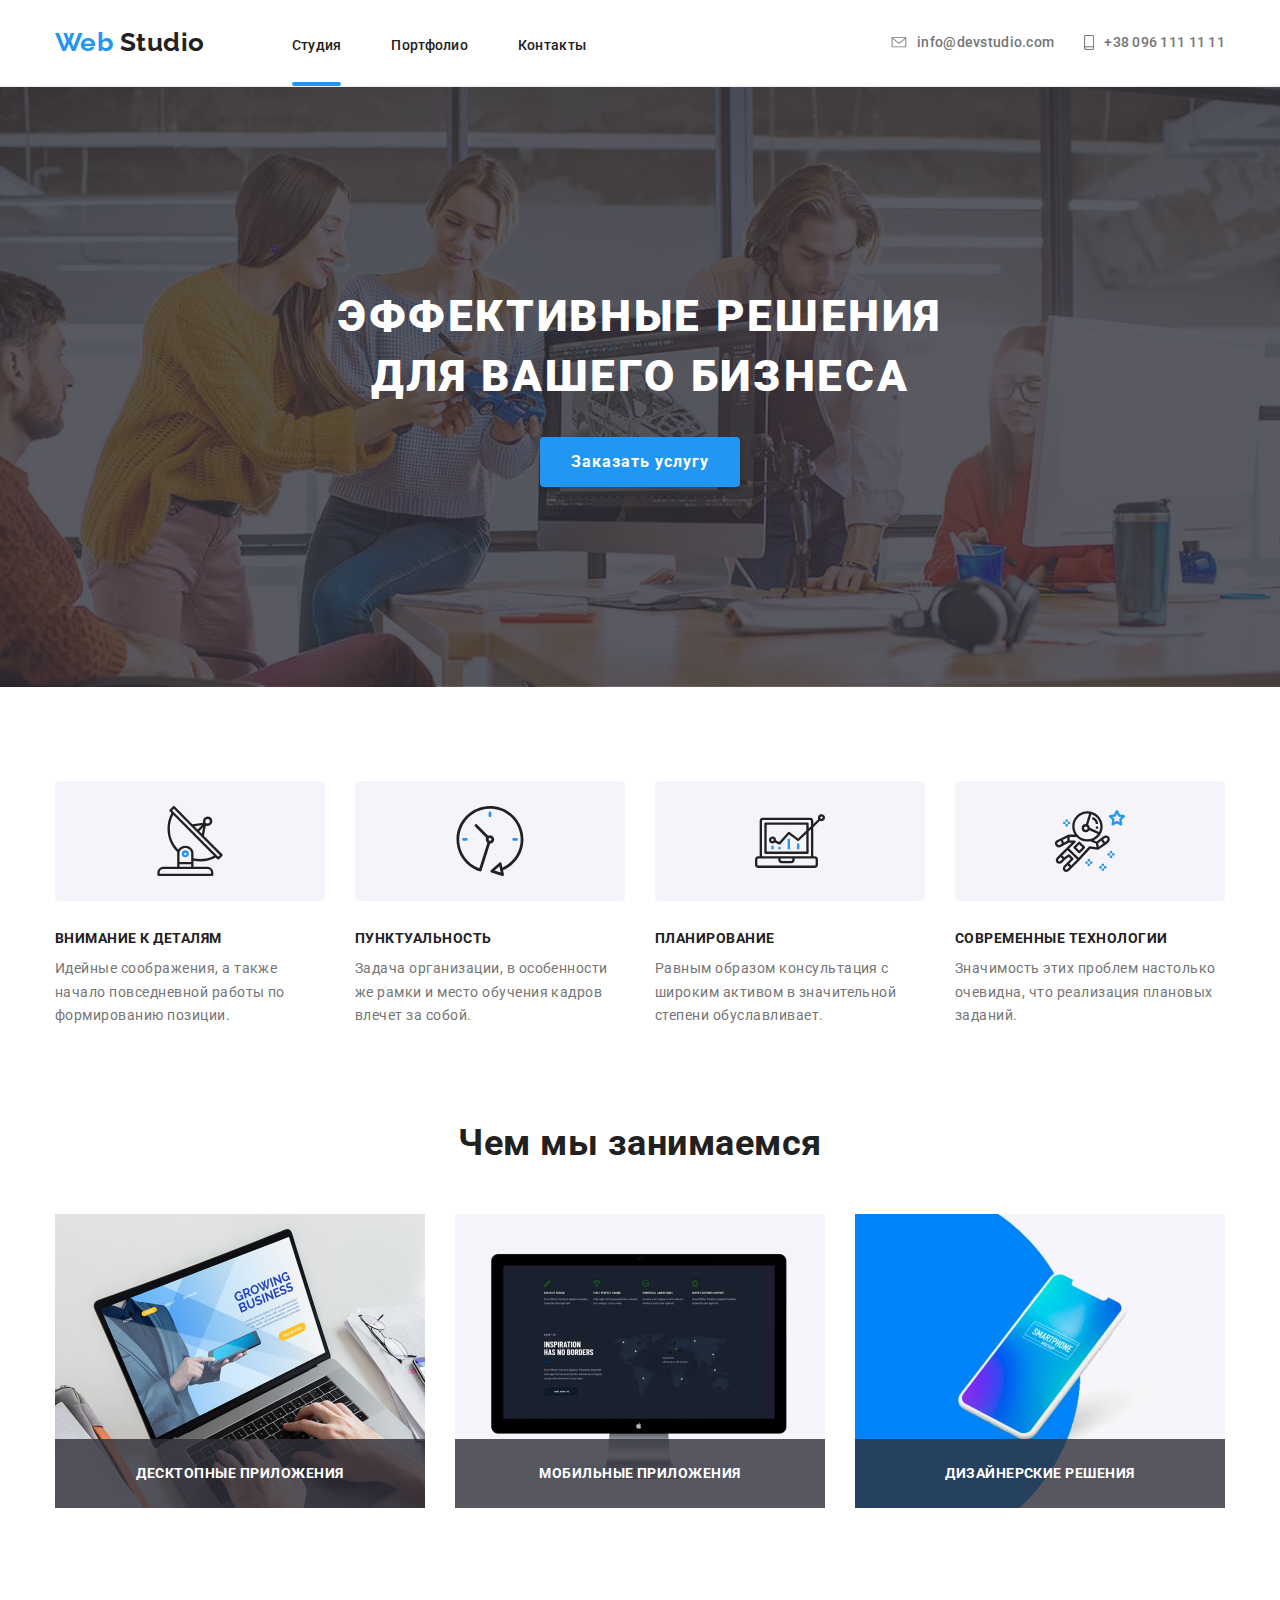
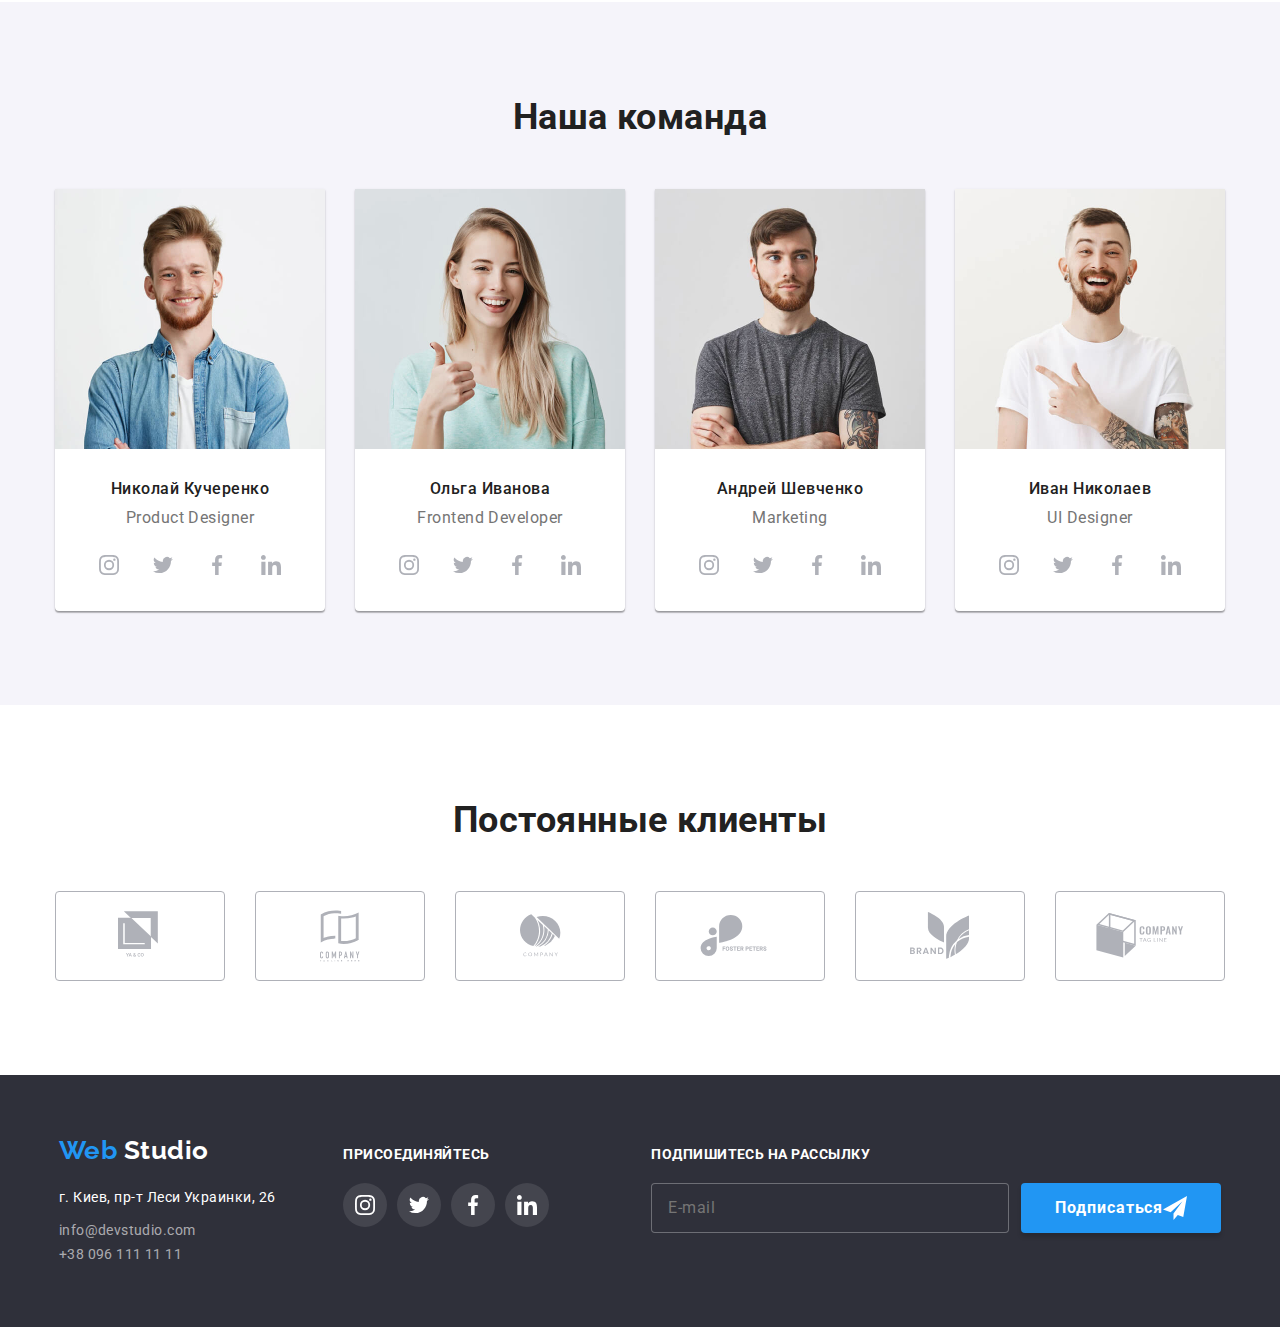
<file: index.html>
<!DOCTYPE html>
<html lang="ru">
  <head>
    <meta charset="UTF-8" />
    <meta name="viewport" content="width=device-width, initial-scale=1.0" />
    <title>Web Studio</title>
    <link
      href="https://fonts.googleapis.com/css2?family=Raleway:wght@700&family=Roboto:wght@400;500;700;900&display=swap"
      rel="stylesheet"
    />

    <link rel="stylesheet" href="./css/main.min.css" />
  </head>
  <body class="page">
    <!--Шапка страницы-->
    <header class="page-header">
      <nav class="container">
        <div class="main-nav">
          <a class="logo link" href="./index.html"
            >Web <span class="item">Studio</span></a
          >
          <button
            type="button"
            class="menu-button is-open"
            aria-label="открыть меню"
            aria-expanded="false"
            aria-controls="menu-conteiner"
            data-menu-button
          >
            <svg
              width="40px"
              height="40px"
              aria-label="Переключатель мобильного меню"
            >
              <use class="icon-menu" href="./image/sprite.svg#icon-menu"></use>
              <use
                class="icon-cross"
                href="./image/sprite.svg#icon-close"
              ></use>
            </svg>
          </button>
        </div>
        <div class="menu-conteiner" id="menu-conteiner" data-menu>
          <ul class="list site-nav">
            <li class="item">
              <a class="link focus" href="./index.html">Студия</a>
            </li>
            <li class="item">
              <a class="link" href="./portfolio.html" target="_blank"
                >Портфолио</a
              >
            </li>
            <li class="item"><a class="link" href="">Контакты</a></li>
          </ul>
          <ul class="mail-nav list">
            <li class="item">
              <a class="link" href="mailto:info@devstudio.com"
                ><svg class="mail-svg">
                  <use href="./image/sprite.svg#icon-mail"></use>
                </svg>
                info@devstudio.com</a
              >
            </li>
            <li class="item">
              <a class="link" href="tel:+380961111111">
                <svg class="smartphone-svg">
                  <use href="./image/sprite.svg#icon-smartphone"></use>
                </svg>
                +38 096 111 11 11</a
              >
            </li>
          </ul>
        </div>
      </nav>
    </header>
    <main>
      <!--Герой страницы-->
      <section class="hero">
        <div class="container">
          <h1 class="hero-title">
            Эффективные решения<br />
            для вашего бизнеса
          </h1>
          <button
            data-modal-open
            class="hero-button"
            aria-label="закзать услугу"
          >
            Заказать услугу
          </button>
        </div>
      </section>
      <!--наши преимущества -->
      <section class="section-advantages">
        <div class="container">
          <h2 class="visually-hidden">Наши преимущества</h2>
          <ul class="list advantages">
            <li class="item">
              <div class="box-icon">
                <svg class="box-icon__svg">
                  <use href="./image/sprite.svg#icon-antenna"></use>
                </svg>
              </div>
              <h3 class="title">Внимание к деталям</h3>
              <p class="text">
                Идейные соображения, а также начало повседневной работы по
                формированию позиции.
              </p>
            </li>
            <li class="item">
              <div class="box-icon">
                <svg class="box-icon__svg">
                  <use href="./image/sprite.svg#icon-clock"></use>
                </svg>
              </div>
              <h3 class="title">Пунктуальность</h3>
              <p class="text">
                Задача организации, в особенности же рамки и место обучения
                кадров влечет за собой.
              </p>
            </li>
            <li class="item">
              <div class="box-icon">
                <svg class="box-icon__svg">
                  <use href="./image/sprite.svg#icon-diagram"></use>
                </svg>
              </div>
              <h3 class="title">Планирование</h3>
              <p class="text">
                Равным образом консультация с широким активом в значительной
                степени обуславливает.
              </p>
            </li>
            <li class="item">
              <div class="box-icon">
                <svg class="box-icon__svg">
                  <use href="./image/sprite.svg#icon-astronaut"></use>
                </svg>
              </div>
              <h3 class="title">Современные технологии</h3>
              <p class="text">
                Значимость этих проблем настолько очевидна, что реализация
                плановых заданий.
              </p>
            </li>
          </ul>
        </div>
      </section>
      <!-- Чем мы занимаемся -->
      <section class="section-works">
        <div class="container">
          <h2 class="section-title">Чем мы занимаемся</h2>
          <ul class="list works">
            <li class="item works-box">
              <img
                srcset="
                  ./image/activity1.jpg    370w,
                  ./image/activity1@2x.jpg 740w
                "
                src="./image/activity1.jpg"
                alt="Ноутбук"
                sizes="(min-width: 1200px) 33vw, 100vw"
              />
              <h3 class="title">десктопные приложения</h3>
            </li>
            <li class="item works-box">
              <img
                srcset="
                  ./image/activity2.jpg    370w,
                  ./image/activity2@2x.jpg 740w
                "
                src="./image/activity2.jpg"
                alt="Смартфон"
                sizes="(min-width: 1200px) 33vw, 100vw"
              />
              <h3 class="title">мобильные приложения</h3>
            </li>
            <li class="item works-box">
              <img
                srcset="
                  ./image/activity3.jpg    370w,
                  ./image/activity3@2x.jpg 740w
                "
                src="./image/activity3.jpg"
                alt="компьютер"
                sizes="(min-width: 1200px) 33vw, 100vw"
              />
              <h3 class="title">дизайнерские решения</h3>
            </li>
          </ul>
        </div>
      </section>
      <!-- Наша команда -->
      <section class="section-team">
        <div class="container">
          <h2 class="section-title">Наша команда</h2>
          <ul class="list team">
            <li class="item">
              <img
                srcset="./image/foto1.jpg 270w, ./image/foto1@2x.jpg 540w"
                class="photo"
                src="./image/foto1.jpg"
                alt="фото Николая"
                sizes="(min-width:1200px) 25vw, (min-width:768px) 50vw, 100vw"
              />
              <h3 class="title">Николай Кучеренко</h3>
              <p lang="en" class="text">Product Designer</p>
              <ul class="list social-networks">
                <li class="imet">
                  <a
                    class="link social-networks__link"
                    href=""
                    aria-label="ссылка на инстаграм"
                    ><svg
                      class="social-networks__link-svg"
                      width="44px"
                      height="44px"
                    >
                      <use href="./image/sprite.svg#icon-instagram"></use>
                    </svg>
                  </a>
                </li>
                <li class="imet">
                  <a
                    class="link social-networks__link"
                    href=""
                    aria-label="ссылка на твитер"
                    ><svg
                      class="social-networks__link-svg"
                      width="44px"
                      height="44px"
                    >
                      <use href="./image/sprite.svg#icon-twitter"></use>
                    </svg>
                  </a>
                </li>
                <li class="imet">
                  <a
                    class="link social-networks__link"
                    href=""
                    aria-label="ссылка на фейсбук"
                    ><svg
                      class="social-networks__link-svg"
                      width="44px"
                      height="44px"
                    >
                      <use href="./image/sprite.svg#icon-facebook"></use>
                    </svg>
                  </a>
                </li>
                <li class="imet">
                  <a
                    class="link social-networks__link"
                    href=""
                    aria-label="ссылка на линкендин"
                    ><svg
                      class="social-networks__link-svg"
                      width="44px"
                      height="44px"
                    >
                      <use href="./image/sprite.svg#icon-linkedin"></use>
                    </svg>
                  </a>
                </li>
              </ul>
            </li>
            <li class="item">
              <img
                srcset="./image/foto2.jpg 270w, ./image/foto2@2x.jpg 540w"
                class="photo"
                src="./image/foto2.jpg"
                alt="фото Ольги"
                sizes="(min-width:1200px) 25vw, (min-width:768px) 50vw, 100vw"
              />
              <h3 class="title">Ольга Иванова</h3>
              <p lang="en" class="text">Frontend Developer</p>
              <ul class="list social-networks">
                <li class="imet">
                  <a
                    class="link social-networks__link"
                    href=""
                    aria-label="ссылка на инстаграм"
                    ><svg
                      class="social-networks__link-svg"
                      width="44px"
                      height="44px"
                    >
                      <use href="./image/sprite.svg#icon-instagram"></use>
                    </svg>
                  </a>
                </li>
                <li class="imet">
                  <a
                    class="link social-networks__link"
                    href=""
                    aria-label="ссылка на твитер"
                    ><svg
                      class="social-networks__link-svg"
                      width="44px"
                      height="44px"
                    >
                      <use href="./image/sprite.svg#icon-twitter"></use>
                    </svg>
                  </a>
                </li>
                <li class="imet">
                  <a
                    class="link social-networks__link"
                    href=""
                    aria-label="ссылка на фейсбук"
                    ><svg
                      class="social-networks__link-svg"
                      width="44px"
                      height="44px"
                    >
                      <use href="./image/sprite.svg#icon-facebook"></use>
                    </svg>
                  </a>
                </li>
                <li class="imet">
                  <a
                    class="link social-networks__link"
                    href=""
                    aria-label="ссылка на линкендин"
                    ><svg
                      class="social-networks__link-svg"
                      width="44px"
                      height="44px"
                    >
                      <use href="./image/sprite.svg#icon-linkedin"></use>
                    </svg>
                  </a>
                </li>
              </ul>
            </li>
            <li class="item">
              <img
                srcset="./image/foto3.jpg 270w, ./image/foto3@2x.jpg 540w"
                class="photo"
                src="./image/foto3.jpg"
                alt="фото Андрея"
                sizes="(min-width:1200px) 25vw, (min-width:768px) 50vw, 100vw"
              />
              <h3 class="title">Андрей Шевченко</h3>
              <p lang="en" class="text">Marketing</p>
              <ul class="list social-networks">
                <li class="imet">
                  <a
                    class="link social-networks__link"
                    href=""
                    aria-label="ссылка на инстаграм"
                    ><svg
                      class="social-networks__link-svg"
                      width="44px"
                      height="44px"
                    >
                      <use href="./image/sprite.svg#icon-instagram"></use>
                    </svg>
                  </a>
                </li>
                <li class="imet">
                  <a
                    class="link social-networks__link"
                    href=""
                    aria-label="ссылка на твитер"
                    ><svg
                      class="social-networks__link-svg"
                      width="44px"
                      height="44px"
                    >
                      <use href="./image/sprite.svg#icon-twitter"></use>
                    </svg>
                  </a>
                </li>
                <li class="imet">
                  <a
                    class="link social-networks__link"
                    href=""
                    aria-label="ссылка на фейсбук"
                    ><svg
                      class="social-networks__link-svg"
                      width="44px"
                      height="44px"
                    >
                      <use href="./image/sprite.svg#icon-facebook"></use>
                    </svg>
                  </a>
                </li>
                <li class="imet">
                  <a
                    class="link social-networks__link"
                    href=""
                    aria-label="ссылка на линкендин"
                    ><svg
                      class="social-networks__link-svg"
                      width="44px"
                      height="44px"
                    >
                      <use href="./image/sprite.svg#icon-linkedin"></use>
                    </svg>
                  </a>
                </li>
              </ul>
            </li>
            <li class="item">
              <img
                srcset="./image/foto4.jpg 270w, ./image/foto4@2x.jpg 540w"
                class="photo"
                src="./image/foto4.jpg"
                alt="фото Ивана"
                sizes="(min-width:1200px) 25vw, (min-width:768px) 50vw, 100vw"
              />
              <h3 class="title">Иван Николаев</h3>
              <p lang="en" class="text">UI Designer</p>
              <ul class="list social-networks">
                <li class="imet">
                  <a
                    class="link social-networks__link"
                    href=""
                    aria-label="ссылка на инстаграм"
                    ><svg
                      class="social-networks__link-svg"
                      width="44px"
                      height="44px"
                    >
                      <use href="./image/sprite.svg#icon-instagram"></use>
                    </svg>
                  </a>
                </li>
                <li class="imet">
                  <a
                    class="link social-networks__link"
                    href=""
                    aria-label="ссылка на твитер"
                    ><svg
                      class="social-networks__link-svg"
                      width="44px"
                      height="44px"
                    >
                      <use href="./image/sprite.svg#icon-twitter"></use>
                    </svg>
                  </a>
                </li>
                <li class="imet">
                  <a
                    class="link social-networks__link"
                    href=""
                    aria-label="ссылка на фейсбук"
                    ><svg
                      class="social-networks__link-svg"
                      width="44px"
                      height="44px"
                    >
                      <use href="./image/sprite.svg#icon-facebook"></use>
                    </svg>
                  </a>
                </li>
                <li class="imet">
                  <a
                    class="link social-networks__link"
                    href=""
                    aria-label="ссылка на линкендин"
                    ><svg
                      class="social-networks__link-svg"
                      width="44px"
                      height="44px"
                    >
                      <use href="./image/sprite.svg#icon-linkedin"></use>
                    </svg>
                  </a>
                </li>
              </ul>
            </li>
          </ul>
        </div>
      </section>
      <!-- Постоянные клиенты -->
      <section class="section-customers">
        <div class="container">
          <h2 class="section-title">Постоянные клиенты</h2>
          <ul class="list customers">
            <li class="item">
              <a class="link" href="">
                <svg width="44px" height="49px" class="icon-logo">
                  <use href="./image/sprite.svg#icon-logo1"></use>
                </svg>
              </a>
            </li>
            <li class="item">
              <a class="link" href=""
                ><svg width="40px" height="52px" class="icon-logo">
                  <use href="./image/sprite.svg#icon-logo2"></use>
                </svg>
              </a>
            </li>
            <li class="item">
              <a class="link" href=""
                ><svg width="41px" height="43px" class="icon-logo">
                  <use href="./image/sprite.svg#icon-logo3"></use>
                </svg>
              </a>
            </li>
            <li class="item">
              <a class="link" href=""
                ><svg width="80px" height="42px" class="icon-logo">
                  <use href="./image/sprite.svg#icon-logo4"></use>
                </svg>
              </a>
            </li>
            <li class="item">
              <a class="link" href=""
                ><svg width="59px" height="47px" class="icon-logo">
                  <use href="./image/sprite.svg#icon-logo5"></use>
                </svg>
              </a>
            </li>
            <li class="item">
              <a class="link" href=""
                ><svg width="88px" height="45px" class="icon-logo">
                  <use href="./image/sprite.svg#icon-logo6"></use>
                </svg>
              </a>
            </li>
          </ul>
        </div>
      </section>
    </main>
    <!-- Подвал сайта -->
    <footer class="footer">
      <div class="container">
        <div class="block-contacts">
          <a class="logo link" href="./index.html"
            >Web <span class="word">Studio</span></a
          >
          <address>
            <ul class="list block-contacts__address">
              <li>
                <a
                  rel="noopener"
                  class="location link"
                  href="https://goo.gl/maps/NypTD91cG4czdafWA"
                  target="_blank"
                  >г. Киев, пр-т Леси Украинки, 26</a
                >
              </li>
              <li>
                <a
                  class="contacts link contacts--mail"
                  href="mailto:info@devstudio.com"
                  >info@devstudio.com</a
                >
              </li>
              <li>
                <a class="contacts link" href="tel:+380961111111"
                  >+38 096 111 11 11</a
                >
              </li>
            </ul>
          </address>
        </div>
        <div class="blok-action">
          <b class="action">присоединяйтесь</b>
          <ul class="list blok-action__social-networks">
            <li class="item">
              <a class="link" href="" aria-label="ссылка на инстаграм">
                <svg class="blok-action__social-networks__svg">
                  <use href="./image/sprite.svg#icon-instagram"></use>
                </svg>
              </a>
            </li>
            <li class="item">
              <a class="link" href="" aria-label="ссылка на твитер">
                <svg class="blok-action__social-networks__svg">
                  <use href="./image/sprite.svg#icon-twitter"></use>
                </svg>
              </a>
            </li>
            <li class="item">
              <a class="link" href="" aria-label="ссылка на фейсбук">
                <svg class="blok-action__social-networks__svg">
                  <use href="./image/sprite.svg#icon-facebook"></use>
                </svg>
              </a>
            </li>
            <li class="item">
              <a class="link" href="" aria-label="ссылка на линкендин">
                <svg class="blok-action__social-networks__svg">
                  <use href="./image/sprite.svg#icon-linkedin"></use>
                </svg>
              </a>
            </li>
          </ul>
        </div>
        <div class="blok-form">
          <b class="action">Подпишитесь на рассылку</b>
          <form class="blok-action__form js-speaker-form">
            <input
              type="email"
              name="user-mail"
              class="blok-action__email-input"
              placeholder="E-mail"
            />
            <button type="submit" class="blok-action__button">
              Подписаться
              <svg class="blok-action__button-icon">
                <use href="./image/sprite.svg#icon-icon-send"></use>
              </svg>
            </button>
          </form>
        </div>
      </div>
    </footer>
    <!-- модаоьное окно -->
    <div class="backdrop backdrop-hidden" data-modal>
      <div class="modal">
        <button
          class="modal-button"
          data-modal-close
          aria-label="закрыть модальное окно"
        >
          <svg class="modal-button__icon">
            <use href="./image/sprite.svg#icon-close-black"></use>
          </svg>
        </button>
        <h2 class="modal-title">Оставьте свои данные, мы вам перезвоним</h2>
        <form class="modal-form js-speaker-form" autocomplete="off">
          <label class="modal-form__field">
            <input
              class="modal-form__input"
              type="text"
              name="name"
              placeholder=" "
            />
            <span class="modal-form__label">Имя</span>
            <svg class="modal-form__icon">
              <use href="./image/sprite.svg#icon-people"></use>
            </svg>
          </label>
          <label class="modal-form__field">
            <input
              class="modal-form__input"
              type="tel"
              name="phone"
              placeholder=" "
            />
            <span class="modal-form__label">Телефон</span>
            <svg class="modal-form__icon">
              <use href="./image/sprite.svg#icon-phone"></use>
            </svg>
          </label>
          <label class="modal-form__field">
            <input
              class="modal-form__input"
              type="email"
              name="mail"
              placeholder=" "
            />
            <span class="modal-form__label">Почта</span>
            <svg class="modal-form__icon">
              <use href="./image/sprite.svg#icon-email"></use>
            </svg>
          </label>
          <textarea
            class="modal-form__comment"
            name="comment"
            placeholder="Комментарий"
          ></textarea>
          <input
            class="modal-form__agreement-checkbox"
            type="checkbox"
            id="checkbox"
          />
          <label class="modal-form__agreement-label" for="checkbox"
            >Соглашаюсь с рассылкой и принимаю
            <a class="modal-form__agreement-link" href="">
              Условия договора</a
            ></label
          >
          <button class="modal-form__button" type="submit">Отправить</button>
        </form>
      </div>
    </div>
    <script>
      (() => {
        document
          .querySelector(".js-speaker-form")
          .addEventListener("submit", (e) => {
            e.preventDefault();

            new FormData(e.currentTarget).forEach((value, name) =>
              console.log(`${name}: ${value}`)
            );

            e.currentTarget.reset();
          });
      })();
    </script>
    <script src="./js/menu.js"></script>
    <script src="./js/modal.js"></script>
  </body>
</html>
</file>
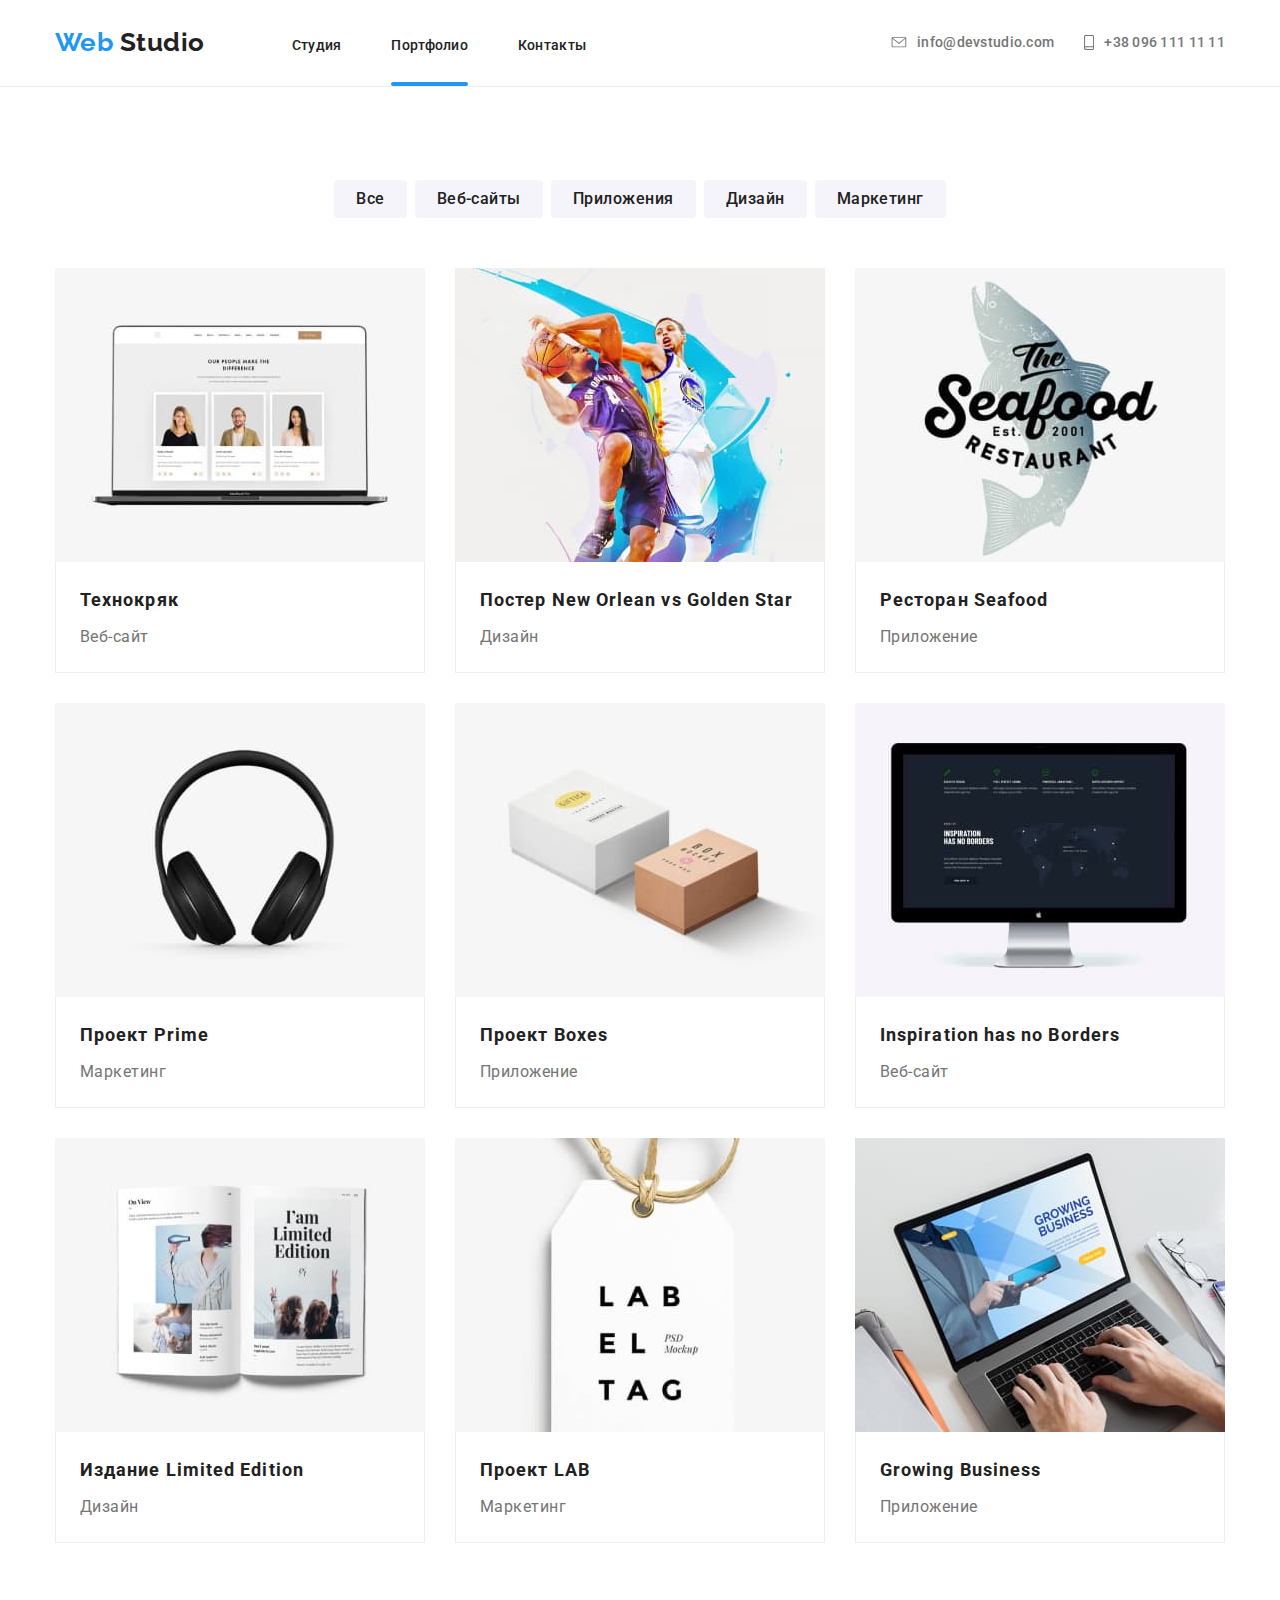
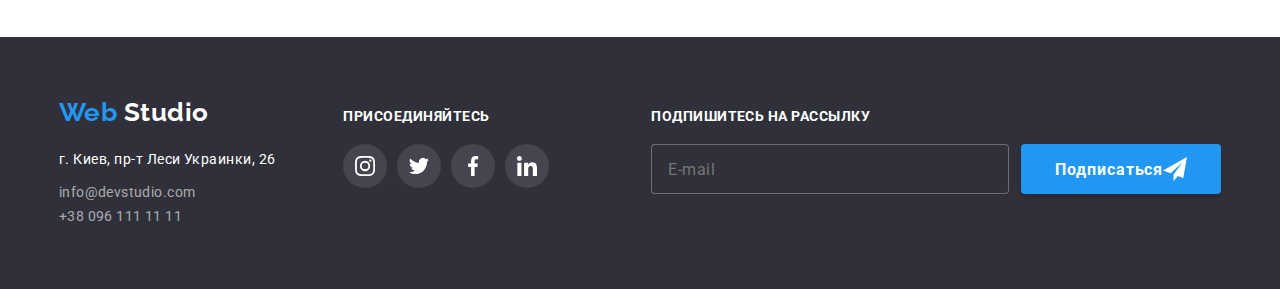
<file: portfolio.html>
<!DOCTYPE html>
<html lang="ru">
  <head>
    <meta charset="UTF-8" />
    <meta name="viewport" content="width=device-width, initial-scale=1.0" />
    <title>Портфолио</title>
    <link
      href="https://fonts.googleapis.com/css2?family=Raleway:wght@700&family=Roboto:wght@400;500;700;900&display=swap"
      rel="stylesheet"
    />
    <link rel="stylesheet" href="./css/portfolio-main.min.css" />
  </head>

  <body class="page">
    <!--Шапка страницы-->
    <header class="page-header">
      <nav class="container">
        <div class="main-nav">
          <a class="logo link" href="./index.html"
            >Web <span class="item">Studio</span></a
          >
          <button
            type="button"
            class="menu-button is-open"
            aria-expanded="false"
            aria-controls="menu-conteiner"
            data-menu-button
          >
            <svg
              width="40px"
              height="40px"
              aria-label="Переключатель мобильного меню"
            >
              <use class="icon-menu" href="./image/sprite.svg#icon-menu"></use>
              <use
                class="icon-cross"
                href="./image/sprite.svg#icon-close"
              ></use>
            </svg>
          </button>
        </div>
        <div class="menu-conteiner" id="menu-conteiner" data-menu>
          <ul class="list site-nav">
            <li class="item">
              <a class="link" href="./index.html">Студия</a>
            </li>
            <li class="item">
              <a class="link focus" href="./portfolio.html" target="_blank"
                >Портфолио</a
              >
            </li>
            <li class="item"><a class="link" href="">Контакты</a></li>
          </ul>
          <ul class="mail-nav list">
            <li class="item">
              <a class="link" href="mailto:info@devstudio.com"
                ><svg class="mail-svg">
                  <use href="./image/sprite.svg#icon-mail"></use>
                </svg>
                info@devstudio.com</a
              >
            </li>
            <li class="item">
              <a class="link" href="tel:+380961111111">
                <svg class="smartphone-svg">
                  <use href="./image/sprite.svg#icon-smartphone"></use>
                </svg>
                +38 096 111 11 11</a
              >
            </li>
          </ul>
        </div>
      </nav>
    </header>
    <!-- наполнение сайта -->
    <main class="section-portfolio">
      <div class="container">
        <h1 class="visually-hidden">Наши проекты</h1>
        <ul class="strainer list">
          <li class="item">
            <button type="button" class="radio-button">Все</button>
          </li>
          <li class="item">
            <button type="button" class="radio-button">Веб-сайты</button>
          </li>
          <li class="item">
            <button type="button" class="radio-button">Приложения</button>
          </li>
          <li class="item">
            <button type="button" class="radio-button">Дизайн</button>
          </li>
          <li class="item">
            <button type="button" class="radio-button">Маркетинг</button>
          </li>
        </ul>
        <ul class="projects list">
          <li class="item">
            <a class="projects-link link" href="">
              <div class="projects-box">
                <img
                  srcset="
                    ./image/foto-projekt/img.jpg    370w,
                    ./image/foto-projekt/img@2x.jpg 740w
                  "
                  class="projects-photo"
                  src="./image/foto-projekt/img.jpg"
                  alt="Фото сайта"
                  sizes="(min-width:1200px) 25vw, (min-width:768px) 50vw, 100vw"
                />
                <p class="text">
                  Технокряк это современная площадка распространения
                  коронавируса. Компании используют эту платформу для цифрового
                  шпионажа и атак на защищённые сервера конкурентов.
                </p>
              </div>
              <div class="text-box">
                <h2 class="title">Технокряк</h2>
                <p class="imet">Веб-сайт</p>
              </div>
            </a>
          </li>
          <li class="item">
            <a class="projects-link link" href=""
              ><div class="projects-box">
                <img
                  srcset="
                    ./image/foto-projekt/img-1.jpg    370w,
                    ./image/foto-projekt/img-1@2x.jpg 740w
                  "
                  class="projects-photo"
                  src="./image/foto-projekt/img-1.jpg"
                  alt="Баскетболисты"
                  sizes="(min-width:1200px) 25vw, (min-width:768px) 50vw, 100vw"
                />
                <p class="text">
                  Технокряк это современная площадка распространения
                  коронавируса. Компании используют эту платформу для цифрового
                  шпионажа и атак на защищённые сервера конкурентов.
                </p>
              </div>
              <div class="text-box">
                <h2 class="title">Постер New Orlean vs Golden Star</h2>
                <p class="imet">Дизайн</p>
              </div>
            </a>
          </li>
          <li class="item">
            <a class="projects-link link" href="">
              <div class="projects-box">
                <img
                  srcset="
                    ./image/foto-projekt/img-2.jpg    370w,
                    ./image/foto-projekt/img-2@2x.jpg 740w
                  "
                  class="projects-photo"
                  src="./image/foto-projekt/img-2.jpg"
                  alt="Логоти ресторана"
                  sizes="(min-width:1200px) 25vw, (min-width:768px) 50vw, 100vw"
                />
                <p class="text">
                  Технокряк это современная площадка распространения
                  коронавируса. Компании используют эту платформу для цифрового
                  шпионажа и атак на защищённые сервера конкурентов.
                </p>
              </div>
              <div class="text-box">
                <h2 class="title">Ресторан Seafood</h2>
                <p class="imet">Приложение</p>
              </div>
            </a>
          </li>
          <li class="item">
            <a class="projects-link link" href="">
              <div class="projects-box">
                <img
                  srcset="
                    ./image/foto-projekt/img-3.jpg    370w,
                    ./image/foto-projekt/img-3@2x.jpg 740w
                  "
                  class="projects-photo"
                  src="./image/foto-projekt/img-3.jpg"
                  alt="Наушники"
                  sizes="(min-width:1200px) 25vw, (min-width:768px) 50vw, 100vw"
                />
                <p class="text">
                  Технокряк это современная площадка распространения
                  коронавируса. Компании используют эту платформу для цифрового
                  шпионажа и атак на защищённые сервера конкурентов.
                </p>
              </div>
              <div class="text-box">
                <h2 class="title">Проект Prime</h2>
                <p class="imet">Маркетинг</p>
              </div>
            </a>
          </li>
          <li class="item">
            <a class="projects-link link" href="">
              <div class="projects-box">
                <img
                  srcset="
                    ./image/foto-projekt/img-4.jpg    370w,
                    ./image/foto-projekt/img-4@2x.jpg 740w
                  "
                  class="projects-photo"
                  src="./image/foto-projekt/img-4.jpg"
                  alt="Коробки"
                  sizes="(min-width:1200px) 25vw, (min-width:768px) 50vw, 100vw"
                />
                <p class="text">
                  Технокряк это современная площадка распространения
                  коронавируса. Компании используют эту платформу для цифрового
                  шпионажа и атак на защищённые сервера конкурентов.
                </p>
              </div>
              <div class="text-box">
                <h2 class="title">Проект Boxes</h2>
                <p class="imet">Приложение</p>
              </div>
            </a>
          </li>
          <li class="item">
            <a class="projects-link link" href="">
              <div class="projects-box">
                <img
                  srcset="
                    ./image/foto-projekt/img-5.jpg    370w,
                    ./image/foto-projekt/img-5@2x.jpg 740w
                  "
                  class="projects-photo"
                  src="./image/foto-projekt/img-5.jpg"
                  alt="Фото сайта"
                  sizes="(min-width:1200px) 25vw, (min-width:768px) 50vw, 100vw"
                />
                <p class="text">
                  Технокряк это современная площадка распространения
                  коронавируса. Компании используют эту платформу для цифрового
                  шпионажа и атак на защищённые сервера конкурентов.
                </p>
              </div>
              <div class="text-box">
                <h2 class="title">Inspiration has no Borders</h2>
                <p class="imet">Веб-сайт</p>
              </div>
            </a>
          </li>
          <li class="item">
            <a class="projects-link link" href="">
              <div class="projects-box">
                <img
                  srcset="
                    ./image/foto-projekt/img-6.jpg    370w,
                    ./image/foto-projekt/img-6@2x.jpg 740w
                  "
                  class="projects-photo"
                  src="./image/foto-projekt/img-6.jpg"
                  alt="Страница журнала"
                  sizes="(min-width:1200px) 25vw, (min-width:768px) 50vw, 100vw"
                />
                <p class="text">
                  Технокряк это современная площадка распространения
                  коронавируса. Компании используют эту платформу для цифрового
                  шпионажа и атак на защищённые сервера конкурентов.
                </p>
              </div>
              <div class="text-box">
                <h2 class="title">Издание Limited Edition</h2>
                <p class="imet">Дизайн</p>
              </div>
            </a>
          </li>
          <li class="item">
            <a class="projects-link link" href="">
              <div class="projects-box">
                <img
                  srcset="
                    ./image/foto-projekt/img-7.jpg    370w,
                    ./image/foto-projekt/img-7@2x.jpg 740w
                  "
                  class="projects-photo"
                  src="./image/foto-projekt/img-7.jpg"
                  alt="Бирка"
                  sizes="(min-width:1200px) 25vw, (min-width:768px) 50vw, 100vw"
                />
                <p class="text">
                  Технокряк это современная площадка распространения
                  коронавируса. Компании используют эту платформу для цифрового
                  шпионажа и атак на защищённые сервера конкурентов.
                </p>
              </div>
              <div class="text-box">
                <h2 class="title">Проект LAB</h2>
                <p class="imet">Маркетинг</p>
              </div>
            </a>
          </li>
          <li class="item">
            <a class="projects-link link" href="">
              <div class="projects-box">
                <img
                  srcset="
                    ./image/foto-projekt/img-8.jpg    370w,
                    ./image/foto-projekt/img-8@2x.jpg 740w
                  "
                  class="projects-photo"
                  src="./image/foto-projekt/img-8.jpg"
                  alt="Десктопное приложение"
                  sizes="(min-width:1200px) 25vw, (min-width:768px) 50vw, 100vw"
                />
                <p class="text">
                  Технокряк это современная площадка распространения
                  коронавируса. Компании используют эту платформу для цифрового
                  шпионажа и атак на защищённые сервера конкурентов.
                </p>
              </div>
              <div class="text-box">
                <h2 class="title">Growing Business</h2>
                <p class="imet">Приложение</p>
              </div>
            </a>
          </li>
        </ul>
      </div>
    </main>
    <!-- Подвал сайта -->
    <footer class="footer">
      <div class="container">
        <div class="block-contacts">
          <a class="logo link" href="./index.html"
            >Web <span class="word">Studio</span></a
          >
          <address>
            <ul class="list block-contacts__address">
              <li>
                <a
                  rel="noopener"
                  class="location link"
                  href="https://goo.gl/maps/NypTD91cG4czdafWA"
                  target="_blank"
                  >г. Киев, пр-т Леси Украинки, 26</a
                >
              </li>
              <li>
                <a
                  class="contacts link contacts--mail"
                  href="mailto:info@devstudio.com"
                  >info@devstudio.com</a
                >
              </li>
              <li>
                <a class="contacts link" href="tel:+380961111111"
                  >+38 096 111 11 11</a
                >
              </li>
            </ul>
          </address>
        </div>
        <div class="blok-action">
          <b class="action">присоединяйтесь</b>
          <ul class="list blok-action__social-networks">
            <li class="item">
              <a class="link" href="" aria-label="ссылка на инстаграм">
                <svg class="blok-action__social-networks__svg">
                  <use href="./image/sprite.svg#icon-instagram"></use>
                </svg>
              </a>
            </li>
            <li class="item">
              <a class="link" href="" aria-label="ссылка на твитер">
                <svg class="blok-action__social-networks__svg">
                  <use href="./image/sprite.svg#icon-twitter"></use>
                </svg>
              </a>
            </li>
            <li class="item">
              <a class="link" href="" aria-label="ссылка на фейсбук">
                <svg class="blok-action__social-networks__svg">
                  <use href="./image/sprite.svg#icon-facebook"></use>
                </svg>
              </a>
            </li>
            <li class="item">
              <a class="link" href="" aria-label="ссылка на линкендин">
                <svg class="blok-action__social-networks__svg">
                  <use href="./image/sprite.svg#icon-linkedin"></use>
                </svg>
              </a>
            </li>
          </ul>
        </div>
        <div class="blok-form">
          <b class="action">Подпишитесь на рассылку</b>
          <form class="blok-action__form js-speaker-form">
            <input
              type="email"
              name="user-mail"
              class="blok-action__email-input"
              placeholder="E-mail"
            />
            <button type="submit" class="blok-action__button">
              Подписаться
              <svg class="blok-action__button-icon">
                <use href="./image/sprite.svg#icon-icon-send"></use>
              </svg>
            </button>
          </form>
        </div>
      </div>
    </footer>
    <script src="./js/menu.js"></script>
  </body>
</html>
</file>
<file: css/main.min.css>
/*! normalize.css v8.0.1 | MIT License | github.com/necolas/normalize.css */html{line-height:1.15;-webkit-text-size-adjust:100%}body{margin:0}main{display:block}h1{font-size:2em;margin:0.67em 0}hr{box-sizing:content-box;height:0;overflow:visible}pre{font-family:monospace, monospace;font-size:1em}a{background-color:transparent}abbr[title]{border-bottom:none;text-decoration:underline;text-decoration:underline dotted}b,strong{font-weight:bolder}code,kbd,samp{font-family:monospace, monospace;font-size:1em}small{font-size:80%}sub,sup{font-size:75%;line-height:0;position:relative;vertical-align:baseline}sub{bottom:-0.25em}sup{top:-0.5em}img{border-style:none}button,input,optgroup,select,textarea{font-family:inherit;font-size:100%;line-height:1.15;margin:0}button,input{overflow:visible}button,select{text-transform:none}button,[type="button"],[type="reset"],[type="submit"]{-webkit-appearance:button}button::-moz-focus-inner,[type="button"]::-moz-focus-inner,[type="reset"]::-moz-focus-inner,[type="submit"]::-moz-focus-inner{border-style:none;padding:0}button:-moz-focusring,[type="button"]:-moz-focusring,[type="reset"]:-moz-focusring,[type="submit"]:-moz-focusring{outline:1px dotted ButtonText}fieldset{padding:0.35em 0.75em 0.625em}legend{box-sizing:border-box;color:inherit;display:table;max-width:100%;padding:0;white-space:normal}progress{vertical-align:baseline}textarea{overflow:auto}[type="checkbox"],[type="radio"]{box-sizing:border-box;padding:0}[type="number"]::-webkit-inner-spin-button,[type="number"]::-webkit-outer-spin-button{height:auto}[type="search"]{-webkit-appearance:textfield;outline-offset:-2px}[type="search"]::-webkit-search-decoration{-webkit-appearance:none}::-webkit-file-upload-button{-webkit-appearance:button;font:inherit}details{display:block}summary{display:list-item}template{display:none}[hidden]{display:none}html{box-sizing:border-box}*,*::before,*::after{box-sizing:inherit}address{font-style:normal}img{display:block;margin:0;width:100%;height:auto}.visually-hidden{position:absolute;width:1px;height:1px;margin:-1px;border:0;padding:0;white-space:nowrap;clip-path:inset(100%);clip:rect(0 0 0 0);overflow:hidden}.page{margin:0;color:#757575;background-color:#fff;font-family:Roboto, sans-serif;letter-spacing:0.03em}.list{list-style:none;padding:0;margin:0}.link{text-decoration:none;display:block;transition:color 250ms cubic-bezier(0.4, 0, 0.2, 1)}.page .link:hover,.page .link:focus{color:#2196f3}body.modal-open{overflow:hidden}.social-networks__link,.blok-action__social-networks .link{display:flex;justify-content:center;align-items:center;width:44px;height:44px;border-radius:50%;transition:background-color 250ms cubic-bezier(0.4, 0, 0.2, 1)}.modal-form__agreement-label::before,.modal-form__agreement-label::after{content:"";display:inline-block;position:absolute;top:3px;left:0;width:16px;height:15px}.container{padding-left:15px;padding-right:15px;margin:0 auto}@media screen and (min-width: 480px){.container{width:480px}}@media screen and (min-width: 768px){.container{width:768px}}@media screen and (min-width: 1200px){.container{width:1200px}}.logo{color:#2196f3;font-family:Raleway, sans-serif;font-weight:700;font-size:26px;line-height:1.2}.word{color:#fff}.logo .item{color:#212121}.site-nav .focus{color:#2196f3}.site-nav .focus::after{display:block;content:"";width:100%;height:4px;border-radius:2px;background-color:#2196f3;margin-top:28px}@media screen and (max-width: 767px){.site-nav .focus::after{margin-top:8px}}.section-title{margin-top:0;margin-bottom:30px;font-weight:700;font-size:36px;line-height:1.17;text-align:center;color:#212121}@media screen and (min-width: 1200px){.section-title{margin-bottom:50px}}.title{margin-top:0;margin-bottom:10px}.section-team,.section-customers{padding-top:60px;padding-bottom:60px}@media screen and (min-width: 1200px){.section-team,.section-customers{padding-top:94px;padding-bottom:94px}}.section-advantages{padding-top:60px;padding-bottom:60px}@media screen and (min-width: 1200px){.section-advantages{padding-top:94px;padding-bottom:47px}}.section-works{padding-bottom:94px;padding-top:47px}@media screen and (max-width: 1200px){.section-works{display:none}}.backdrop{position:fixed;top:0;left:0;padding-right:15px;padding-left:15px;padding-top:93px;width:100%;height:100%;background:rgba(0,0,0,0.2);transition:opacity 250ms cubic-bezier(0.4, 0, 0.2, 1);overflow-y:scroll}.backdrop-hidden{opacity:0;pointer-events:none}.modal{position:relative;margin-left:auto;margin-right:auto;padding:40px;max-width:450px;background-color:#fff;box-shadow:0px 1px 3px rgba(0,0,0,0.12),0px 1px 1px rgba(0,0,0,0.14),0px 2px 1px rgba(0,0,0,0.2);border-radius:4px}@media screen and (min-width: 768px){.modal{position:absolute;top:90%;left:50%;transform:translate(-50%, -50%)}}@media screen and (min-width: 768px){.modal{position:absolute;top:60%;left:50%;transform:translate(-50%, -50%)}}.modal-button{position:absolute;top:8px;right:8px;display:flex;justify-content:center;align-items:center;width:30px;height:30px;background-color:#ffffff;border:1px solid rgba(0,0,0,0.1);border-radius:50%;cursor:pointer;transition:fill 250ms cubic-bezier(0.4, 0, 0.2, 1)}.modal-button:hover,.modal-button:focus{fill:#2196f3}.modal-button__icon{width:18px;height:18px}.modal-title{margin-top:0;margin-bottom:30px;font-weight:bold;font-size:20px;line-height:1.5;text-align:center;letter-spacing:0.03em;color:#212121}.modal-form{display:flex;flex-direction:column}.modal-form__field{position:relative;display:block;margin-bottom:28px}.modal-form__input{padding:11px 42px;width:100%;border:1px solid rgba(33,33,33,0.2);border-radius:4px;transition:border 250ms cubic-bezier(0.4, 0, 0.2, 1)}.modal-form__input:focus{border:1px solid #2196f3;outline:none}.modal-form__label{position:absolute;top:50%;left:42px;transform:translateY(-50%);font-size:14px;line-height:16px;letter-spacing:0.01em;transition:transform 250ms cubic-bezier(0.4, 0, 0.2, 1),color 250ms cubic-bezier(0.4, 0, 0.2, 1)}.modal-form__input:focus+.modal-form__label,.modal-form__input:not(:placeholder-shown)+.modal-form__label{color:#2196f3;transform:translate(-30px, -40px)}.modal-form__icon{position:absolute;top:50%;left:16px;transform:translateY(-50%);width:18px;height:18px;transition:fill 250ms cubic-bezier(0.4, 0, 0.2, 1)}.modal-form__input:focus ~ .modal-form__icon{fill:#2196f3}.modal-form__comment{resize:none;width:100%;height:120px;margin-bottom:20px;padding:12px 16px;border:1px solid rgba(33,33,33,0.2);border-radius:4px;font-size:14px;line-height:16px;letter-spacing:0.01em;transition:border 250ms cubic-bezier(0.4, 0, 0.2, 1)}.modal-form__comment:focus{border:1px solid #2196f3;outline:none}.modal-form__agreement-checkbox{position:absolute;width:1px;height:1px;margin:-1px;border:0;padding:0;white-space:nowrap;clip-path:inset(100%);clip:rect(0 0 0 0);overflow:hidden}.modal-form__agreement-label{position:relative;display:inline-block;padding-left:25px;margin-left:auto;margin-right:auto;margin-bottom:30px;font-size:14px;line-height:1.71;letter-spacing:0.03em}.modal-form__agreement-label::before{border:2px solid #212121;border-radius:3px}.modal-form__agreement-label::after{background-image:url(../image/icon-check.svg)}.modal-form__agreement-checkbox+.modal-form__agreement-label::after{content:none}.modal-form__agreement-checkbox:checked+.modal-form__agreement-label::after{content:""}.modal-form__agreement-checkbox:focus+.modal-form__agreement-label::before{outline:#2196f3 auto 5px}.modal-form__agreement-link{color:#2196f3}.modal-form__button{margin-left:auto;margin-right:auto;width:200px;height:50px;padding-top:10px;padding-bottom:10px;background-color:#2196f3;border-radius:4px;border:none;font-weight:700;font-size:16px;line-height:1.87;letter-spacing:0.06em;color:#fff;cursor:pointer;transition:background-color 250ms cubic-bezier(0.4, 0, 0.2, 1),box-shadow 250ms cubic-bezier(0.4, 0, 0.2, 1)}.modal-form__button:hover,.modal-form__button:focus{background-color:#188ce8;box-shadow:0px 4px 4px rgba(0,0,0,0.15)}.page-header{position:relative;border-bottom:1px solid #ececec}@media screen and (min-width: 768px){.page-header .container{display:flex;justify-content:space-between;align-items:center}}@media screen and (max-width: 767px){.menu-conteiner{position:absolute;top:100%;left:0;width:100%;padding-top:60px;padding-bottom:60px;background-color:#fff;z-index:999;transform-origin:top right;transform:scale(0);transition:transform 400ms cubic-bezier(0.4, 0, 0.2, 1)}.menu-conteiner.is-open{transform:scale(1)}}@media screen and (min-width: 768px){.menu-conteiner{display:flex;justify-content:center}}@media screen and (max-width: 767px){.site-nav{margin-right:auto;margin-left:auto;margin-bottom:60px}.site-nav .item{margin-bottom:40px;text-align:center}.site-nav .item:last-child{margin-bottom:0}}@media screen and (min-width: 768px){.site-nav{display:flex;margin-right:84px;padding-top:38px}.site-nav .item{margin-right:50px}.site-nav .item:last-child{margin-right:0}}@media screen and (min-width: 1200px){.site-nav{margin-right:305px}.site-nav .item{margin-right:50px}.site-nav .item:last-child{margin-right:0}}.site-nav .link{margin-right:auto;margin-left:auto;display:block;width:max-content;text-align:center;color:#212121;font-weight:500;font-size:14px;line-height:1.14;letter-spacing:0.02em}.site-nav .link:hover,.site-nav .link:focus{color:#2196f3}@media screen and (max-width: 767px){.mail-nav .item{margin-bottom:16px}.mail-nav .item:last-child{margin-bottom:0}}@media screen and (min-width: 768px){.mail-nav{padding-top:21px;padding-bottom:21px}.mail-nav .item{margin-bottom:10px}.mail-nav .item:last-child{margin-bottom:0}}@media screen and (min-width: 1200px){.mail-nav{display:flex;justify-content:center;align-items:center}.mail-nav .item{margin-right:30px;margin-bottom:0}.mail-nav .item:last-child{margin-right:0}}.mail-nav .link{display:flex;align-items:center;justify-content:center;color:#757575;font-weight:500;font-size:14px;line-height:1.14;letter-spacing:0.02em;text-align:center;transition:color 250ms cubic-bezier(0.4, 0, 0.2, 1)}@media screen and (min-width: 768px){.mail-nav .link{justify-content:flex-start}}@media screen and (max-width: 767px){.main-nav{display:flex;justify-content:space-between;align-items:center;padding-top:10px;padding-bottom:10px}}@media screen and (min-width: 768px){.main-nav{padding-top:26px;padding-bottom:26px}}.main-nav .menu-button{display:inline-flex;margin:0;padding:0;border:none;background-color:transparent;outline:none;cursor:pointer}@media screen and (min-width: 768px){.main-nav .menu-button{display:none}}.main-nav .menu-button .icon-menu{display:none}.main-nav .menu-button.is-open .icon-menu{display:block}.main-nav .menu-button.is-open .icon-cross{display:none}.main-nav .menu-button:hover,.main-nav .menu-button:focus{fill:#2196f3}.mail-svg{width:16px;height:11px;margin-right:10px;fill:#757575;transition:fill 250ms cubic-bezier(0.4, 0, 0.2, 1)}.mail-nav .link:hover .mail-svg,.mail-nav .link:focus .mail-svg{fill:#2196f3}.smartphone-svg{width:10px;height:15px;margin-right:10px;fill:#757575;transition:fill 250ms cubic-bezier(0.4, 0, 0.2, 1)}.mail-nav .link:hover .smartphone-svg,.mail-nav .link:focus .smartphone-svg{fill:#2196f3}.hero{padding-top:118px;padding-bottom:118px;max-width:1600px;max-height:600px;margin-left:auto;margin-right:auto;background-repeat:no-repeat;background-position:center;background-size:cover;background-image:linear-gradient(rgba(47,48,58,0.8), rgba(47,48,58,0.8)),url("../image/Header-img.jpg");text-align:center}@media screen and (min-width: 1200px){.hero{padding-top:200px;padding-bottom:200px}}.hero-title{margin-top:0;margin-bottom:30px;padding:0;font-weight:900;font-size:26px;line-height:1.62;letter-spacing:0.06em;text-transform:uppercase;color:#fff}@media screen and (min-width: 1200px){.hero-title{font-size:44px;line-height:1.36}}.hero-button{box-shadow:0px 4px 4px rgba(0,0,0,0.15);border-radius:4px;border:none;background-color:#2196f3;width:200px;height:50px;font-family:Roboto, sans-serif;font-weight:700;font-size:16px;line-height:1.87;letter-spacing:0.06em;color:#fff;cursor:pointer;transition:background-color 250ms cubic-bezier(0.4, 0, 0.2, 1)}.hero-button :hover,.hero-button :focus{background:#188ce8}@media screen and (min-device-pixel-ratio: 2), screen and (min-resolution: 192dpi), screen and (min-resolution: 2dppx){.hero{background-image:linear-gradient(rgba(47,48,58,0.8), rgba(47,48,58,0.8)),url("../image/Header-img@2x.jpg")}}.box-icon{margin-bottom:30px;display:flex;justify-content:center;align-items:center;width:100%;height:120px;border-radius:4px;background-color:#f5f4fa}.box-icon__svg{width:70px;height:70px}@media screen and (min-width: 768px){.advantages{display:flex;flex-wrap:wrap;margin:-15px}}.advantages .item{margin-bottom:30px}@media screen and (min-width: 768px){.advantages .item{width:calc((100% - 60px) / 2);margin:15px}}@media screen and (min-width: 1200px){.advantages .item{width:calc((100% - 120px) / 4)}}.advantages .title{font-weight:700;font-size:14px;line-height:1.14;text-align:center;text-transform:uppercase;color:#212121}@media screen and (min-width: 768px){.advantages .title{text-align:start}}.advantages .text{margin-top:0;margin-bottom:0;font-size:14px;line-height:1.71}.works{display:flex}.works .title{position:absolute;bottom:0;right:0;width:100%;background:rgba(47,48,58,0.8);padding-top:27px;padding-bottom:27px;margin-bottom:0;font-weight:700;font-size:14px;line-height:1.14;text-align:center;text-transform:uppercase;color:#fff}.works .item{width:calc((100% - 60px) / 3);margin-right:30px}.works .item:nth-child(3n){margin-right:0}.works-box{position:relative}.team{margin-bottom:-30px}@media screen and (min-width: 768px){.team{display:flex;flex-wrap:wrap;margin:-15px}}.team .item{padding-bottom:24px;margin-bottom:30px;background:#fff;box-shadow:0px 2px 1px rgba(0,0,0,0.2),0px 1px 1px rgba(0,0,0,0.14),0px 1px 3px rgba(0,0,0,0.12);border-radius:0px 0px 4px 4px}@media screen and (min-width: 768px){.team .item{width:calc((100% - 60px) / 2);margin:15px}}@media screen and (min-width: 1200px){.team .item{width:calc((100% - 120px) / 4)}}.team .title{font-weight:500;font-size:16px;line-height:1.19;text-align:center;color:#212121}.team .text{margin-top:0;margin-bottom:16px;font-size:16px;line-height:1.19;text-align:center}.photo{margin-bottom:30px}.section-team{background-color:#f5f4fa}.social-networks{display:flex;justify-content:center;align-items:center;padding-left:32px;padding-right:32px}.social-networks .imet{margin-right:10px}.social-networks .imet:nth-child(4n){margin-right:0}.social-networks__link{background-color:#fff}.social-networks__link:hover,.social-networks__link:focus{background-color:#2196f3}.social-networks__link-svg{border-radius:50px;fill:#afb1b8;transition:fill 250ms cubic-bezier(0.4, 0, 0.2, 1)}.social-networks__link:hover .social-networks__link-svg,.social-networks__link:focus .social-networks__link-svg{fill:#fff}.customers{display:flex;flex-wrap:wrap;justify-content:center;margin:-15px}.customers .item{margin:15px;width:calc((100% - 60px) / 2)}@media screen and (min-width: 768px){.customers .item{width:calc((100% - 90px) / 3)}}@media screen and (min-width: 1200px){.customers .item{width:calc((100% - 180px) / 6)}}.customers .link{display:flex;width:100%;height:90px;justify-content:center;align-items:center;border:1px solid #afb1b8;box-sizing:border-box;border-radius:4px;transition:border 250ms cubic-bezier(0.4, 0, 0.2, 1)}.customers .link:hover,.customers .link:focus{border-color:#2196f3}.icon-logo{fill:#afb1b8;transition:fill 250ms cubic-bezier(0.4, 0, 0.2, 1)}.customers .link:hover .icon-logo,.customers .link:focus .icon-logo{fill:#2196f3}.footer{padding-top:60px;padding-bottom:60px;background-color:#2f303a}@media screen and (min-width: 768px){.footer .container{display:flex;flex-wrap:wrap;justify-content:space-around;align-items:center}}@media screen and (min-width: 1200px){.footer .container{justify-content:space-around;align-items:baseline}}.footer .logo{margin-bottom:20px;text-align:center}@media screen and (min-width: 1200px){.footer .logo{text-align:start}}.footer .action{display:block;margin-bottom:20px;font-weight:700;font-size:14px;line-height:1.14;text-align:center;text-transform:uppercase;color:#fff}@media screen and (min-width: 1200px){.footer .action{text-align:start}}@media screen and (min-width: 768px){.block-contacts{margin-left:70px}}@media screen and (min-width: 1200px){.block-contacts{margin-left:0}}.block-contacts__address{margin-bottom:60px;text-align:center}@media screen and (min-width: 1200px){.block-contacts__address{text-align:start;margin-bottom:0}}.block-contacts__address .location{display:block;margin-bottom:9px;font-size:14px;line-height:1.71;color:#fff}.block-contacts__address .contacts{font-size:14px;line-height:1.71;letter-spacing:0.03em;color:rgba(255,255,255,0.6)}.block-contacts__address .contakcts--mail{display:block;margin-bottom:9px}.blok-action{width:206px;margin-left:auto;margin-right:auto;margin-bottom:60px}@media screen and (min-width: 768px){.blok-action{margin-left:165px}}@media screen and (min-width: 1200px){.blok-action{margin-left:60px;margin-bottom:0;margin-right:94px}}@media screen and (min-width: 768px){.blok-form{width:450px}}@media screen and (min-width: 1200px){.blok-form{width:570px}}.blok-action__social-networks{display:flex}.blok-action__social-networks .item{margin-right:10px;width:calc((100% - 30px) / 4)}.blok-action__social-networks .item:nth-child(4n){margin-right:0}.blok-action__social-networks .link{background-color:rgba(255,255,255,0.1);fill:#fff}.blok-action__social-networks .link:hover,.blok-action__social-networks .link:focus{background-color:#2196f3}.blok-action__social-networks__svg{width:44px;height:44px;border-radius:50%}@media screen and (min-width: 1200px){.blok-action__form{display:flex;justify-content:center}}.blok-action__email-input{display:block;margin-bottom:20px;width:100%;height:50px;border:1px solid rgba(255,255,255,0.3);border-radius:4px;background-color:#2f303a;padding:15px 16px;font-size:16px;line-height:1.25;letter-spacing:0.03em;color:rgba(255,255,255,0.6);transition:border 250ms cubic-bezier(0.4, 0, 0.2, 1)}@media screen and (min-width: 1200px){.blok-action__email-input{width:358px;margin-bottom:0;margin-right:12px}}.blok-action__email-input:focus{border-color:#2196f3;outline:none}.blok-action__button{display:flex;justify-content:center;align-items:center;padding-top:10px;padding-bottom:10px;margin-left:auto;margin-right:auto;width:200px;height:50px;background-color:#2196f3;border:none;box-shadow:0px 4px 4px rgba(0,0,0,0.15);border-radius:4px;font-weight:bold;font-size:16px;line-height:1.87;text-align:center;letter-spacing:0.06em;color:#fff;cursor:pointer}@media screen and (min-width: 1200px){.blok-action__button{margin-left:0;margin-right:0}}.blok-action__button-icon{width:24px;height:24px;fill:#fff}
/*# sourceMappingURL=main.min.css.map */
</file>
<file: css/portfolio-main.min.css>
/*! normalize.css v8.0.1 | MIT License | github.com/necolas/normalize.css */html{line-height:1.15;-webkit-text-size-adjust:100%}body{margin:0}main{display:block}h1{font-size:2em;margin:0.67em 0}hr{box-sizing:content-box;height:0;overflow:visible}pre{font-family:monospace, monospace;font-size:1em}a{background-color:transparent}abbr[title]{border-bottom:none;text-decoration:underline;text-decoration:underline dotted}b,strong{font-weight:bolder}code,kbd,samp{font-family:monospace, monospace;font-size:1em}small{font-size:80%}sub,sup{font-size:75%;line-height:0;position:relative;vertical-align:baseline}sub{bottom:-0.25em}sup{top:-0.5em}img{border-style:none}button,input,optgroup,select,textarea{font-family:inherit;font-size:100%;line-height:1.15;margin:0}button,input{overflow:visible}button,select{text-transform:none}button,[type="button"],[type="reset"],[type="submit"]{-webkit-appearance:button}button::-moz-focus-inner,[type="button"]::-moz-focus-inner,[type="reset"]::-moz-focus-inner,[type="submit"]::-moz-focus-inner{border-style:none;padding:0}button:-moz-focusring,[type="button"]:-moz-focusring,[type="reset"]:-moz-focusring,[type="submit"]:-moz-focusring{outline:1px dotted ButtonText}fieldset{padding:0.35em 0.75em 0.625em}legend{box-sizing:border-box;color:inherit;display:table;max-width:100%;padding:0;white-space:normal}progress{vertical-align:baseline}textarea{overflow:auto}[type="checkbox"],[type="radio"]{box-sizing:border-box;padding:0}[type="number"]::-webkit-inner-spin-button,[type="number"]::-webkit-outer-spin-button{height:auto}[type="search"]{-webkit-appearance:textfield;outline-offset:-2px}[type="search"]::-webkit-search-decoration{-webkit-appearance:none}::-webkit-file-upload-button{-webkit-appearance:button;font:inherit}details{display:block}summary{display:list-item}template{display:none}[hidden]{display:none}html{box-sizing:border-box}*,*::before,*::after{box-sizing:inherit}address{font-style:normal}img{display:block;margin:0;width:100%;height:auto}.visually-hidden{position:absolute;width:1px;height:1px;margin:-1px;border:0;padding:0;white-space:nowrap;clip-path:inset(100%);clip:rect(0 0 0 0);overflow:hidden}.page{margin:0;color:#757575;background-color:#fff;font-family:Roboto, sans-serif;letter-spacing:0.03em}.list{list-style:none;padding:0;margin:0}.link{text-decoration:none;display:block;transition:color 250ms cubic-bezier(0.4, 0, 0.2, 1)}.page .link:hover,.page .link:focus{color:#2196f3}body.modal-open{overflow:hidden}.blok-action__social-networks .link{display:flex;justify-content:center;align-items:center;width:44px;height:44px;border-radius:50%;transition:background-color 250ms cubic-bezier(0.4, 0, 0.2, 1)}.logo{color:#2196f3;font-family:Raleway, sans-serif;font-weight:700;font-size:26px;line-height:1.2}.word{color:#fff}.logo .item{color:#212121}.container{padding-left:15px;padding-right:15px;margin:0 auto}@media screen and (min-width: 480px){.container{width:480px}}@media screen and (min-width: 768px){.container{width:768px}}@media screen and (min-width: 1200px){.container{width:1200px}}.section-title{margin-top:0;margin-bottom:30px;font-weight:700;font-size:36px;line-height:1.17;text-align:center;color:#212121}@media screen and (min-width: 1200px){.section-title{margin-bottom:50px}}.title{margin-top:0;margin-bottom:10px}.section-team,.section-customers{padding-top:60px;padding-bottom:60px}@media screen and (min-width: 1200px){.section-team,.section-customers{padding-top:94px;padding-bottom:94px}}.section-advantages{padding-top:60px;padding-bottom:60px}@media screen and (min-width: 1200px){.section-advantages{padding-top:94px;padding-bottom:47px}}.section-works{padding-bottom:94px;padding-top:47px}@media screen and (max-width: 1200px){.section-works{display:none}}.site-nav .focus{color:#2196f3}.site-nav .focus::after{display:block;content:"";width:100%;height:4px;border-radius:2px;background-color:#2196f3;margin-top:28px}@media screen and (max-width: 767px){.site-nav .focus::after{margin-top:8px}}.page-header{position:relative;border-bottom:1px solid #ececec}@media screen and (min-width: 768px){.page-header .container{display:flex;justify-content:space-between;align-items:center}}@media screen and (max-width: 767px){.menu-conteiner{position:absolute;top:100%;left:0;width:100%;padding-top:60px;padding-bottom:60px;background-color:#fff;z-index:999;transform-origin:top right;transform:scale(0);transition:transform 400ms cubic-bezier(0.4, 0, 0.2, 1)}.menu-conteiner.is-open{transform:scale(1)}}@media screen and (min-width: 768px){.menu-conteiner{display:flex;justify-content:center}}@media screen and (max-width: 767px){.site-nav{margin-right:auto;margin-left:auto;margin-bottom:60px}.site-nav .item{margin-bottom:40px;text-align:center}.site-nav .item:last-child{margin-bottom:0}}@media screen and (min-width: 768px){.site-nav{display:flex;margin-right:84px;padding-top:38px}.site-nav .item{margin-right:50px}.site-nav .item:last-child{margin-right:0}}@media screen and (min-width: 1200px){.site-nav{margin-right:305px}.site-nav .item{margin-right:50px}.site-nav .item:last-child{margin-right:0}}.site-nav .link{margin-right:auto;margin-left:auto;display:block;width:max-content;text-align:center;color:#212121;font-weight:500;font-size:14px;line-height:1.14;letter-spacing:0.02em}.site-nav .link:hover,.site-nav .link:focus{color:#2196f3}@media screen and (max-width: 767px){.mail-nav .item{margin-bottom:16px}.mail-nav .item:last-child{margin-bottom:0}}@media screen and (min-width: 768px){.mail-nav{padding-top:21px;padding-bottom:21px}.mail-nav .item{margin-bottom:10px}.mail-nav .item:last-child{margin-bottom:0}}@media screen and (min-width: 1200px){.mail-nav{display:flex;justify-content:center;align-items:center}.mail-nav .item{margin-right:30px;margin-bottom:0}.mail-nav .item:last-child{margin-right:0}}.mail-nav .link{display:flex;align-items:center;justify-content:center;color:#757575;font-weight:500;font-size:14px;line-height:1.14;letter-spacing:0.02em;text-align:center;transition:color 250ms cubic-bezier(0.4, 0, 0.2, 1)}@media screen and (min-width: 768px){.mail-nav .link{justify-content:flex-start}}@media screen and (max-width: 767px){.main-nav{display:flex;justify-content:space-between;align-items:center;padding-top:10px;padding-bottom:10px}}@media screen and (min-width: 768px){.main-nav{padding-top:26px;padding-bottom:26px}}.main-nav .menu-button{display:inline-flex;margin:0;padding:0;border:none;background-color:transparent;outline:none;cursor:pointer}@media screen and (min-width: 768px){.main-nav .menu-button{display:none}}.main-nav .menu-button .icon-menu{display:none}.main-nav .menu-button.is-open .icon-menu{display:block}.main-nav .menu-button.is-open .icon-cross{display:none}.main-nav .menu-button:hover,.main-nav .menu-button:focus{fill:#2196f3}.mail-svg{width:16px;height:11px;margin-right:10px;fill:#757575;transition:fill 250ms cubic-bezier(0.4, 0, 0.2, 1)}.mail-nav .link:hover .mail-svg,.mail-nav .link:focus .mail-svg{fill:#2196f3}.smartphone-svg{width:10px;height:15px;margin-right:10px;fill:#757575;transition:fill 250ms cubic-bezier(0.4, 0, 0.2, 1)}.mail-nav .link:hover .smartphone-svg,.mail-nav .link:focus .smartphone-svg{fill:#2196f3}.section-portfolio{padding-top:60px;padding-bottom:60px}@media screen and (min-width: 1200px){.section-portfolio{padding-top:93px;padding-bottom:94px}}.strainer{display:flex;flex-wrap:wrap;margin-bottom:40px}@media screen and (min-width: 768px){.strainer{justify-content:center;margin-bottom:30px}}@media screen and (min-width: 1200px){.strainer{margin-bottom:50px}}.strainer .item{margin-right:8px;margin-bottom:15px}.strainer .item:nth-child(n+4){margin-bottom:0}.strainer .item:last-child{margin-right:0}@media screen and (min-width: 768px){.strainer .item{margin-bottom:0}}.strainer .radio-button{padding-top:6px;padding-right:22px;padding-bottom:6px;padding-left:22px;background-color:#f5f4fa;border-radius:4px;border:none;font-weight:500;font-size:16px;line-height:1.62;text-align:center;letter-spacing:0.03em;color:#212121;cursor:pointer;transition:color 250ms cubic-bezier(0.4, 0, 0.2, 1),background-color 250ms cubic-bezier(0.4, 0, 0.2, 1),box-shadow 250ms cubic-bezier(0.4, 0, 0.2, 1)}.strainer .radio-button:hover,.strainer .radio-button:focus{box-shadow:0px 2px 2px rgba(0,0,0,0.12),0px 1px 2px rgba(0,0,0,0.08),0px 3px 1px rgba(0,0,0,0.1);background-color:#2196f3;color:#fff}@media screen and (min-width: 768px){.projects{display:flex;flex-wrap:wrap;margin:-15px}}.projects .item{margin-left:auto;margin-right:auto;margin-bottom:30px;overflow:hidden;transition:box-shadow 250ms cubic-bezier(0.4, 0, 0.2, 1)}.projects .item:last-child{margin-bottom:0}@media screen and (min-width: 768px){.projects .item{width:calc((100% - 60px) / 2);margin:15px}}@media screen and (min-width: 1200px){.projects .item{width:calc((100% - 90px) / 3)}}.projects .item:hover,.projects .item:focus{box-shadow:1px 4px 6px rgba(0,0,0,0.16),0px 4px 4px rgba(0,0,0,0.06),0px 1px 1px rgba(0,0,0,0.12)}.projects-box{position:relative;overflow:hidden}.projects-box .text{position:absolute;top:0;right:0;height:100%;width:100%;margin:0;padding:30px 24px;font-size:16px;line-height:1.75;letter-spacing:0.03em;color:#fff;background-color:rgba(33,150,243,0.9);transform:translateY(110%);transition:transform 250ms cubic-bezier(0.4, 0, 0.2, 1)}@media screen and (min-width: 480px){.projects-box .text{font-size:18px;line-height:1.56;padding:77px 24px}}@media screen and (min-width: 768px){.projects-box .text{padding:49px 24px}}@media screen and (min-width: 1200px){.projects-box .text{padding:63px 24px}}.projects-link:hover .projects-box .text,.projects-link:focus .projects-box .text{transform:translateY(0)}.text-box{border-left:1px solid #eee;border-bottom:1px solid #eee;border-right:1px solid #eee;padding-top:20px;padding-bottom:20px;padding-left:24px}.text-box .title{margin-top:0;margin-bottom:4px;font-weight:700;font-size:18px;line-height:2;letter-spacing:0.06em;color:#212121}.text-box .imet{margin-top:0;margin-bottom:0;font-size:16px;line-height:1.87;letter-spacing:0.03em;color:#757575}.footer{padding-top:60px;padding-bottom:60px;background-color:#2f303a}@media screen and (min-width: 768px){.footer .container{display:flex;flex-wrap:wrap;justify-content:space-around;align-items:center}}@media screen and (min-width: 1200px){.footer .container{justify-content:space-around;align-items:baseline}}.footer .logo{margin-bottom:20px;text-align:center}@media screen and (min-width: 1200px){.footer .logo{text-align:start}}.footer .action{display:block;margin-bottom:20px;font-weight:700;font-size:14px;line-height:1.14;text-align:center;text-transform:uppercase;color:#fff}@media screen and (min-width: 1200px){.footer .action{text-align:start}}@media screen and (min-width: 768px){.block-contacts{margin-left:70px}}@media screen and (min-width: 1200px){.block-contacts{margin-left:0}}.block-contacts__address{margin-bottom:60px;text-align:center}@media screen and (min-width: 1200px){.block-contacts__address{text-align:start;margin-bottom:0}}.block-contacts__address .location{display:block;margin-bottom:9px;font-size:14px;line-height:1.71;color:#fff}.block-contacts__address .contacts{font-size:14px;line-height:1.71;letter-spacing:0.03em;color:rgba(255,255,255,0.6)}.block-contacts__address .contakcts--mail{display:block;margin-bottom:9px}.blok-action{width:206px;margin-left:auto;margin-right:auto;margin-bottom:60px}@media screen and (min-width: 768px){.blok-action{margin-left:165px}}@media screen and (min-width: 1200px){.blok-action{margin-left:60px;margin-bottom:0;margin-right:94px}}@media screen and (min-width: 768px){.blok-form{width:450px}}@media screen and (min-width: 1200px){.blok-form{width:570px}}.blok-action__social-networks{display:flex}.blok-action__social-networks .item{margin-right:10px;width:calc((100% - 30px) / 4)}.blok-action__social-networks .item:nth-child(4n){margin-right:0}.blok-action__social-networks .link{background-color:rgba(255,255,255,0.1);fill:#fff}.blok-action__social-networks .link:hover,.blok-action__social-networks .link:focus{background-color:#2196f3}.blok-action__social-networks__svg{width:44px;height:44px;border-radius:50%}@media screen and (min-width: 1200px){.blok-action__form{display:flex;justify-content:center}}.blok-action__email-input{display:block;margin-bottom:20px;width:100%;height:50px;border:1px solid rgba(255,255,255,0.3);border-radius:4px;background-color:#2f303a;padding:15px 16px;font-size:16px;line-height:1.25;letter-spacing:0.03em;color:rgba(255,255,255,0.6);transition:border 250ms cubic-bezier(0.4, 0, 0.2, 1)}@media screen and (min-width: 1200px){.blok-action__email-input{width:358px;margin-bottom:0;margin-right:12px}}.blok-action__email-input:focus{border-color:#2196f3;outline:none}.blok-action__button{display:flex;justify-content:center;align-items:center;padding-top:10px;padding-bottom:10px;margin-left:auto;margin-right:auto;width:200px;height:50px;background-color:#2196f3;border:none;box-shadow:0px 4px 4px rgba(0,0,0,0.15);border-radius:4px;font-weight:bold;font-size:16px;line-height:1.87;text-align:center;letter-spacing:0.06em;color:#fff;cursor:pointer}@media screen and (min-width: 1200px){.blok-action__button{margin-left:0;margin-right:0}}.blok-action__button-icon{width:24px;height:24px;fill:#fff}
/*# sourceMappingURL=portfolio-main.min.css.map */
</file>
